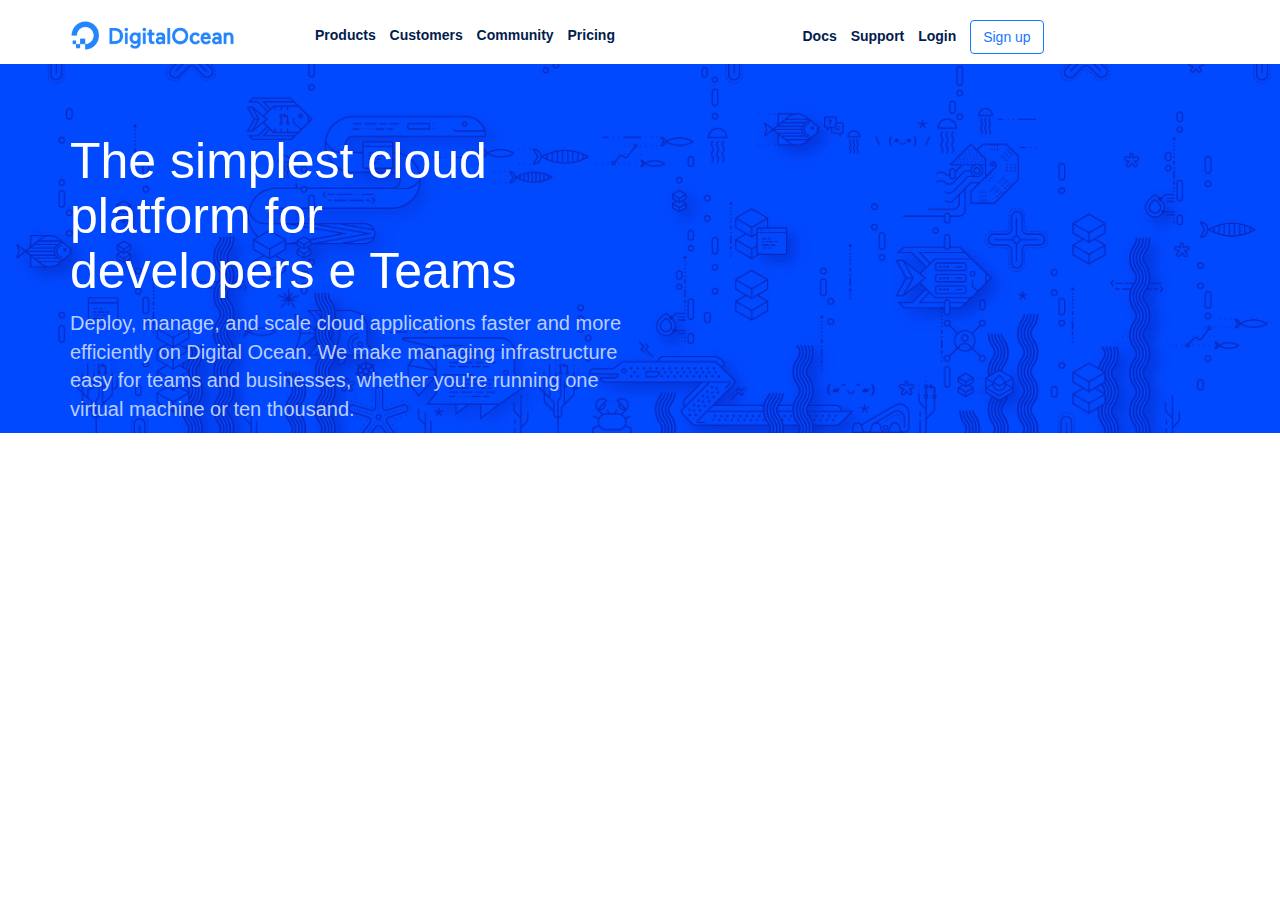
<file: index.htm>
<!DOCTYPE html>
<html lang="en">
<head>
    <meta charset="UTF-8">
    <meta http-equiv="X-UA-Compatible" content="IE=edge">
    <meta name="viewport" content="width=device-width, initial-scale=1.0">
    <link rel="stylesheet" href="css/style.css">
    <link rel="stylesheet" href="https://stackpath.bootstrapcdn.com/bootstrap/3.4.1/css/bootstrap.min.css" integrity="sha384-HSMxcRTRxnN+Bdg0JdbxYKrThecOKuH5zCYotlSAcp1+c8xmyTe9GYg1l9a69psu" crossorigin="anonymous">
    <link rel="stylesheet" href="https://cdnjs.cloudflare.com/ajax/libs/font-awesome/5.15.2/css/all.min.css" integrity="sha512-HK5fgLBL+xu6dm/Ii3z4xhlSUyZgTT9tuc/hSrtw6uzJOvgRr2a9jyxxT1ely+B+xFAmJKVSTbpM/CuL7qxO8w==" crossorigin="anonymous" />
    <title>Digital Ocean</title>
</head>
<body>
    <!--HEADER-->
    <header>
        <div class="wrapper-header">
            <div class="container">
                <div class="row">
                    <!--logo-->
                    <div class="col-xs-6 col-sm-6 col-md-2">
                        <img class="img-responsive custom_img" src="img/logo.png" alt="Logo">
                    </div>
                    <!--Nav-->
                    <nav>
                        <div class="hidden-xs hidden-sm col-md-5">
                            <ul>
                                <li><a href="#">Products <i class="fas fa-chevron-down"></i></a></li>
                                <li><a href="#">Customers</a></li>
                                <li><a href="#">Community <i class="fas fa-chevron-down"></i></a></li>
                                <li><a href="#">Pricing</a></li>
                            </ul>
                        </div>
                        <div class="hidden-xs hidden-sm col-md-5">
                            <ul>
                                <li><a href="#">Docs</a></li>
                                <li><a href="#">Support <i class="fas fa-chevron-down"></i></a></li>
                                <li><a href="#">Login</a></li>
                                <li><button class="btn btn-default custom_button">Sign up</button></li>
                            </ul>
                        </div>
                        <!--Burger Menu-->
                        <div class="hidden-md hidden-lg col-xs-6 col-sm-6 text-right">
                            <div class="burger">
                                <a href="#"><i class="fas fa-hamburger"></i></a>
                            </div>
                        </div>
                    </nav>
                </div>
            </div>
        </div>
        <!--Jumbotron-->
        <div class="wrapper-jumbotron">
            <div class="container">
                <div class="row">
                    <div class="jumbotron-content">
                        <div class="col-xs-12 col-sm-6">
                            <h1>The simplest cloud<br>platform for<br>developers e Teams</h1><!--So che i BR sono opinabili, li metto perchè mi piace vedere il testo uguale a quello che devo riprodurre-->
                            <p>Deploy, manage, and scale cloud applications faster and more<br>efficiently on Digital Ocean. We make managing infrastructure<br>easy for teams and businesses, whether you're running one<br>virtual machine or ten thousand.</p>
                        </div>
                    </div>
                </div>
            </div>
        </div>
    </header>
    <!--FINE HEADER-->
    
</body>
</html>
</file>
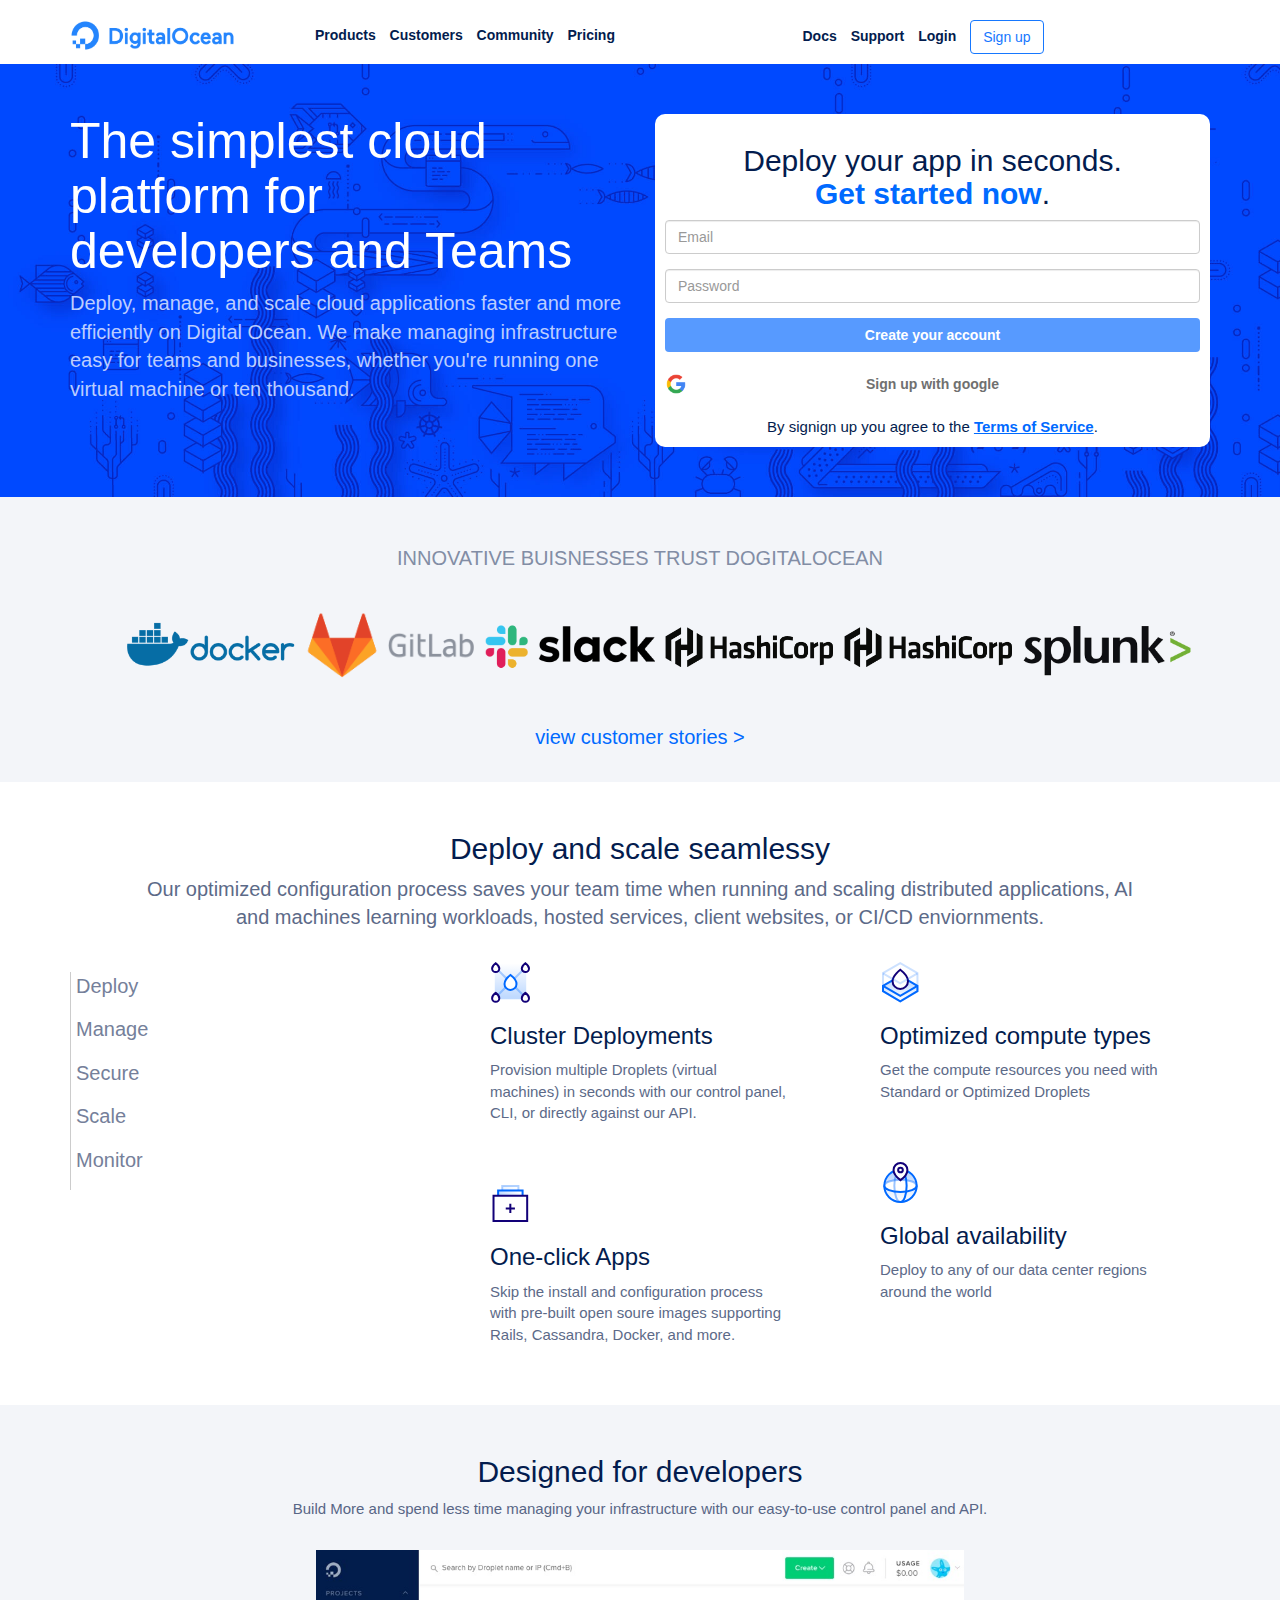
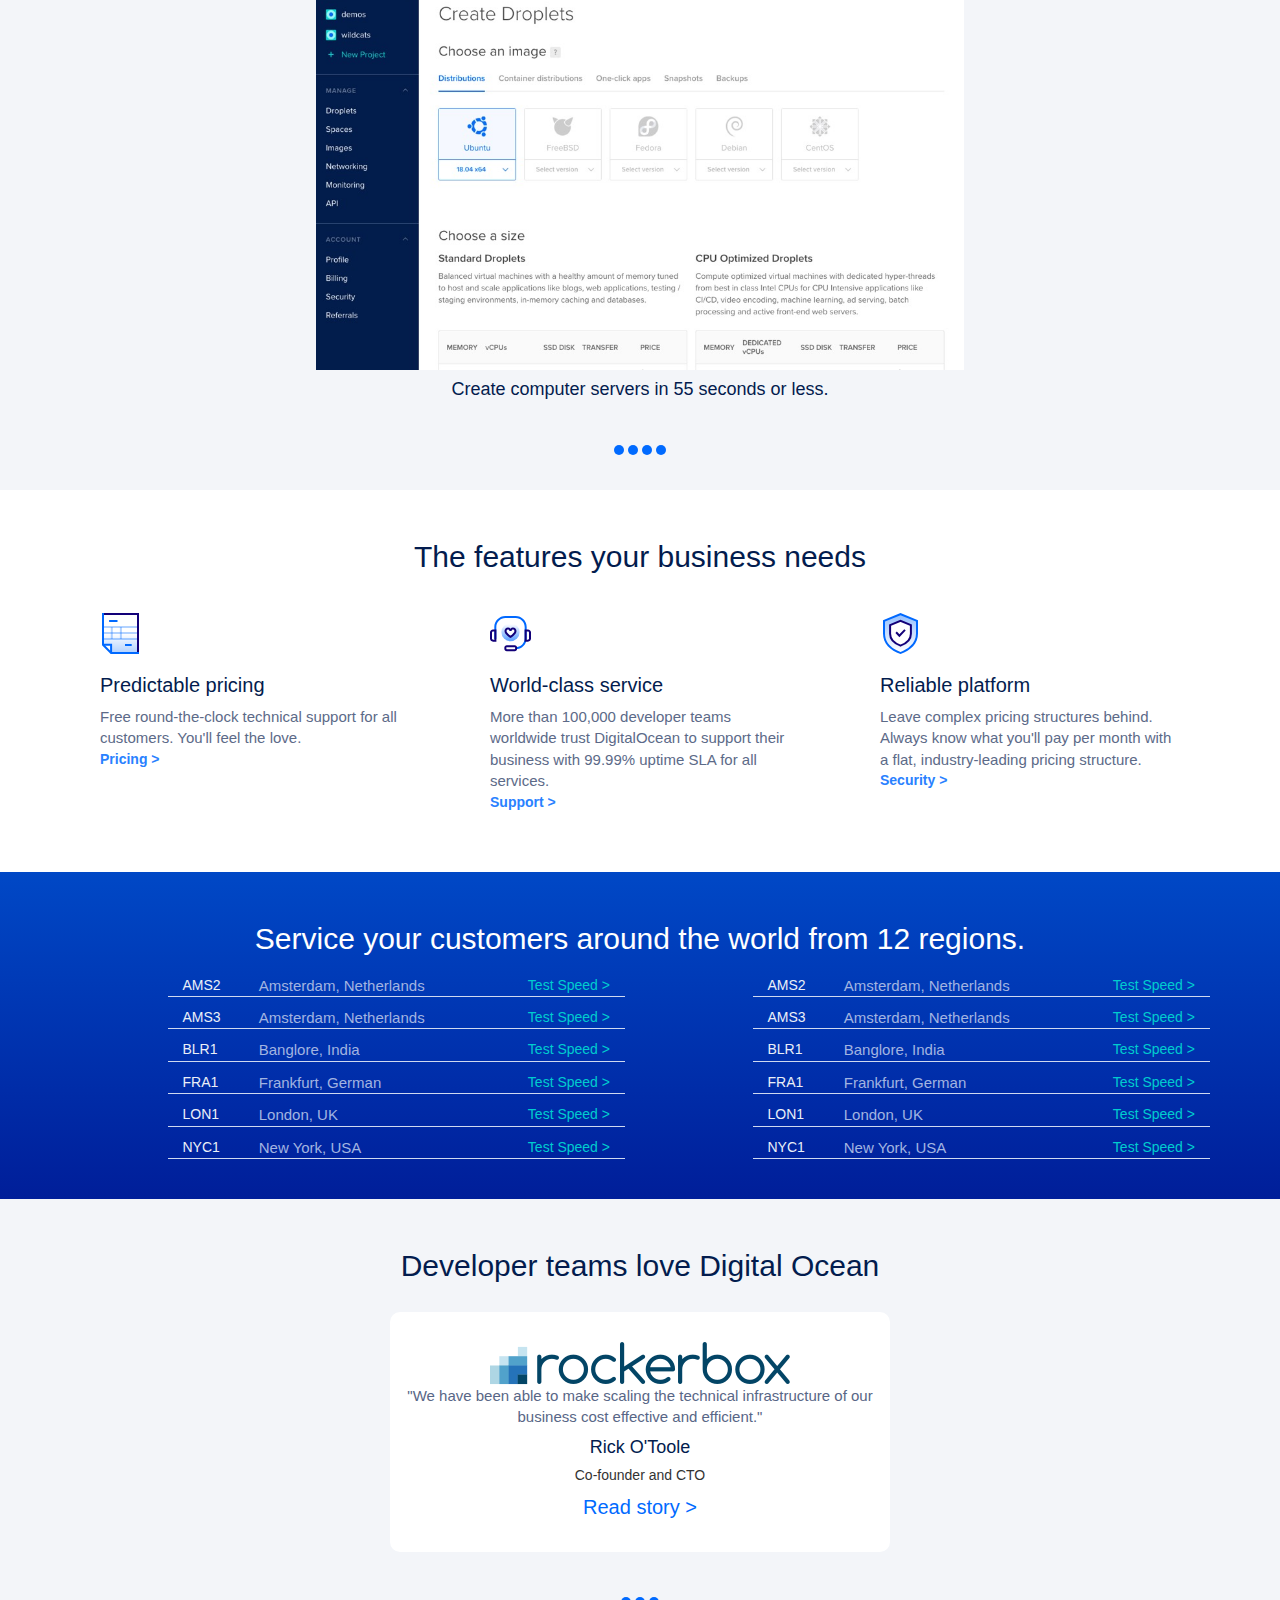
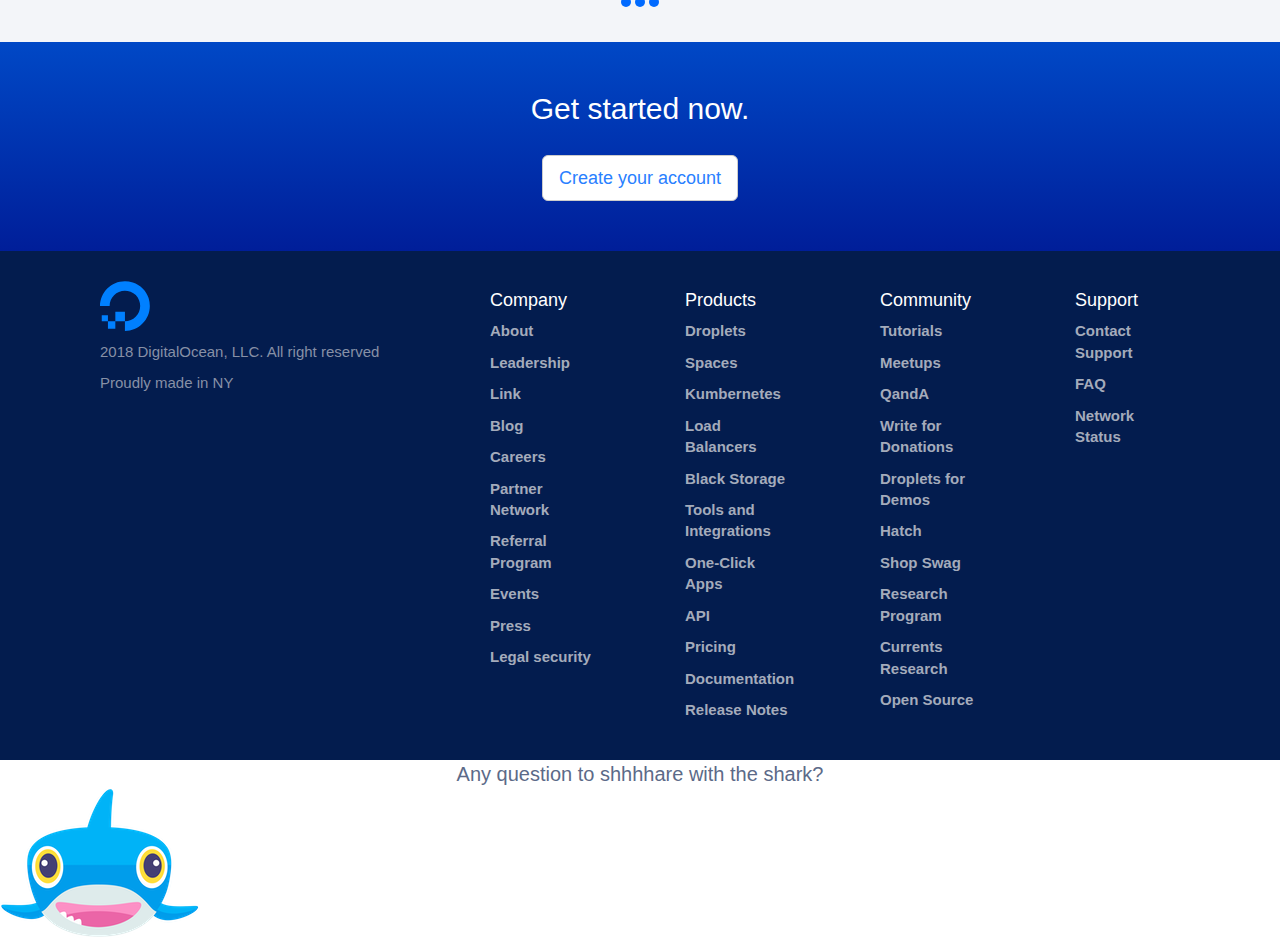
<file: index.html>
<!DOCTYPE html>
<html lang="en">
<head>
    <meta charset="UTF-8">
    <meta http-equiv="X-UA-Compatible" content="IE=edge">
    <meta name="viewport" content="width=device-width, initial-scale=1.0">
    <link rel="stylesheet" href="https://stackpath.bootstrapcdn.com/bootstrap/3.4.1/css/bootstrap.min.css" integrity="sha384-HSMxcRTRxnN+Bdg0JdbxYKrThecOKuH5zCYotlSAcp1+c8xmyTe9GYg1l9a69psu" crossorigin="anonymous">
    <link rel="stylesheet" href="https://cdnjs.cloudflare.com/ajax/libs/font-awesome/5.15.2/css/all.min.css" integrity="sha512-HK5fgLBL+xu6dm/Ii3z4xhlSUyZgTT9tuc/hSrtw6uzJOvgRr2a9jyxxT1ely+B+xFAmJKVSTbpM/CuL7qxO8w==" crossorigin="anonymous" />
    <link rel="stylesheet" href="css/style.css">
    <title>Digital Ocean</title>
</head>
<body>

    <!--HEADER-->
    <header>
        <div class="wrapper-header">
            <!--Nav-->
            <nav>
                <div class="container">
                    <div class="row">
                        <!--logo-->
                        <div class="col-xs-6 col-sm-6 col-md-2">
                            <a href=""><img class="img-responsive" src="img/logo.png" alt="Logo"></a>
                        </div>
                        <!--menu-->
                        <div class="hidden-xs hidden-sm col-md-5">
                            <ul>
                                <li><a href="#">Products <i class="fas fa-chevron-down"></i></a></li>
                                <li><a href="#">Customers</a></li>
                                <li><a href="#">Community <i class="fas fa-chevron-down"></i></a></li>
                                <li><a href="#">Pricing</a></li>
                            </ul>
                        </div>
                        <div class="hidden-xs hidden-sm col-md-5">
                            <ul>
                                <li><a href="#">Docs</a></li>
                                <li><a href="#">Support <i class="fas fa-chevron-down"></i></a></li>
                                <li><a href="#">Login</a></li>
                                <li><button class="btn btn-default custom_button">Sign up</button></li>
                            </ul>
                        </div>
                        <!--Burger Menu-->
                        <div class="hidden-md hidden-lg col-xs-6 col-sm-6 text-right">
                            <div class="burger">
                                <a href="#"><i class="fas fa-hamburger"></i></a>
                            </div>
                        </div>
                    </div>
                </div>
            </nav>
        </div>
        <!--Jumbotron-->
        <div class="wrapper-jumbotron">
            <div class="container">
                <div class="row">
                    <div class="col-xs-12 col-sm-6">
                        <div class="jumbotron-content">
                            <h1>The simplest cloud<br>platform for<br>developers and Teams</h1><!--So che i BR sono opinabili, li metto perchè mi piace vedere il testo uguale a quello che devo riprodurre-->
                            <p>Deploy, manage, and scale cloud applications faster and more<br>efficiently on Digital Ocean. We make managing infrastructure<br>easy for teams and businesses, whether you're running one<br>virtual machine or ten thousand.</p>
                        </div>
                    </div>    
                    <div class="col-xs-12 col-sm-6">
                        <div class="jumbotron-content form-wrapper text-center">
                            <h2>Deploy your app in seconds.<br><a href="#">Get started now</a>.</h2>
                            <form>
                                <div class="form-group">
                                  <input type="email" class="form-control" placeholder="Email">
                                </div>
                                <div class="form-group">
                                  <input type="password" class="form-control" placeholder="Password">
                                </div>
                                <div class="form-group">
                                    <button type="button" class="btn btn_blue">Create your account</button>
                                  </div>
                                  <div class="form-group">
                                    <button type="button" class="btn btn_white"> <img src="img/google-icon.png" alt="google icon"> Sign up with google</button>
                                  </div>
                            </form> 
                            <div class="termini-di-servizio">
                                <p>By signign up you agree to the <a href="#">Terms of Service</a>.</p>   
                            </div>
                        </div>
                    </div>
                </div>
            </div>
        </div>
    </header>
    <!--FINE HEADER-->

    <!--MAIN-->
    <main>
        <!--Sponsor-->
        <section class="wrapper-grey">
            <div class="container">
                <div class="row">
                    <div class="col-xs-12">
                        <h3 class="text-center">INNOVATIVE BUISNESSES TRUST DOGITALOCEAN</h3><!--Forse dovrebbe essere un h3?-->
                    </div> 
                </div>
                <!--Immagini Sponsor--><!--Da risolvere adattamento!-->
                <div class="row">
                    <div class="col-sm-12">
                        <div class="sponsor-img">
                            <ul class="text-center">
                                <li><img class="custom_img" src="img/docker.svg" alt="Docker"></li>
                                <li><img class="custom_img " src="img/gitlab.svg" alt="Gitlab"></li>
                                <li><img class="custom_img" src="img/slack.svg" alt="slack"></li>
                                <li><img class="custom_img" src="img/hashicorp.svg" alt="hashicorp"></li>
                                <li><img class="custom_img" src="img/hashicorp.svg" alt="hashicorp"></li>
                                <li><img class="custom_img" src="img/splunk.svg" alt="splunk"></li>
                            </ul>    
                        </div>
                    </div>        
                </div>
                <div class="row">
                    <div class="col-xs-12 text-center">
                        <a href="#">view customer stories ></a>
                    </div>
                </div>
            </div>
        </section>
        <!--Configurazioni-->
        <section class="conf-wrapper">
            <div class="container">
                <div class="row">
                    <div class="col-xs-12 text-center">
                        <h2>Deploy and scale seamlessy</h2>
                        <p>Our optimized configuration process saves your team time when running and scaling distributed applications, AI<br>and machines learning workloads, hosted services, client websites, or CI/CD enviornments.</p>
                    </div>
                </div>
                <div class="row">
                    <div class="col-xs-12 col-sm-4">
                        <div class="conf-list">
                            <ul>
                                <li>Deploy</li>
                                <li>Manage</li>
                                <li>Secure</li>
                                <li>Scale</li>
                                <li>Monitor</li>
                            </ul>
                        </div>
                    </div>
                    <div class="col-xs-12 col-sm-4">
                        <div class="wrapper-conf-sistem">
                            <img src="img/cluster-deploy.svg" alt="cluster-deploy">
                            <h3>Cluster Deployments</h3>
                            <p>Provision multiple Droplets (virtual machines) in seconds with our control panel, CLI, or directly against our API.</p>
                        </div>
                        <div class="wrapper-conf-sistem">
                            <img src="img/one-click.svg" alt="one-click">
                            <h3>One-click Apps</h3>
                            <p>Skip the install and configuration process with pre-built open soure images supporting Rails, Cassandra, Docker, and more.</p>
                        </div>
                    </div>
                    <div class="col-xs-12 col-sm-4">
                        <div class="wrapper-conf-sistem">
                            <img src="img/optimized-compute.svg" alt="optimized-compute">
                            <h3>Optimized compute types</h3>
                            <p>Get the compute resources you need with Standard or Optimized Droplets</p>
                        </div>
                        <div class="wrapper-conf-sistem">
                            <img src="img/global.svg" alt="global">
                            <h3>Global availability</h3>
                            <p>Deploy to any of our data center regions around the world</p>
                        </div>
                    </div>
                </div>
            </div>
        </section>
        <!--Pannello di controllo-->
        <section class="wrapper-grey">
            <div class="container">
                <div class="row text-center">
                    <div class="col-xs-12">
                        <h2>Designed for developers</h2>
                        <p>Build More and spend less time managing your infrastructure with our easy-to-use control panel and API.</p>
                    </div>    
                </div>
                <!--Pannello Img-->
                <div class="row text-center">
                    <div class="col-xs-12">
                        <div class="pann-ctrl-img">
                            <a class="chevron" href="#"><i class="fas fa-chevron-left"></i></a>
                            <img src="img/slide.jpg" alt="slide">
                            <a class="chevron" href="#"><i class="fas fa-chevron-right"></i></a>
                            <h4>Create computer servers in 55 seconds or less.</h4>
                        </div>
                    </div>    
                </div>
                <div class="row text-center">
                    <div class="col-xs-12">
                        <div class="circles">
                            <a href="#"></a>
                            <a href="#"></a>
                            <a href="#"></a>
                            <a href="#"></a>
                        </div>
                    </div>    
                </div>
            </div>
        </section>
        <!--Features-->
        <section class="feature-sect-wrapper">
            <div class="container">
                <div class="row">
                    <div class="col-xs-12 text-center">
                        <h2>The features your business needs</h2>
                    </div>
                </div>
                <div class="row">
                    <div class="col-xs-12 col-sm-4 text-left">
                        <div class="feature-wrapper">
                            <img src="img/pred-pricing.svg" alt="pred-pricing">
                            <h3>Predictable pricing</h3>
                            <p>Free round-the-clock technical support for all customers. You'll feel the love.</p>
                            <a href="#">Pricing ></a>
                        </div>    
                    </div>
                    <div class="col-xs-12 col-sm-4 text-left">
                        <div class="feature-wrapper">
                            <img src="img/world-class.svg" alt="world-class">
                            <h3>World-class service</h3>
                            <p>More than 100,000 developer teams worldwide trust DigitalOcean to support their business with 99.99% uptime SLA for all services.</p>
                            <a href="#">Support ></a>
                        </div>    
                    </div>
                    <div class="col-xs-12 col-sm-4 text-left">
                        <div class="feature-wrapper">
                            <img src="img/reliable-platform.svg" alt="reliable-platform">
                            <h3>Reliable platform</h3>
                            <p>Leave complex pricing structures behind. Always know what you'll pay per month with a flat, industry-leading pricing structure.</p>
                            <a href="#">Security ></a>
                        </div>    
                    </div>
                </div>
            </div>
        </section>
        <!--Regioni-->
        <section class="wrapper-blue">
            <div class="container">
                <div class="row">
                    <div class="col-xs-12 text-center">
                        <h2>Service your customers around the world from 12 regions.</h2>
                    </div>
                    <!--Col SX-->
                    <div class="col-xs-12 col-sm-5 col-sm-offset-1">
                            <div class="row border-bottom-regioni regioni-col">
                                <div class="col-xs-2 text-middle">
                                     <h5>AMS2</h5>
                                </div>
                                <div class="col-xs-6 text-left">
                                    <p>Amsterdam, Netherlands</p>
                                </div>    
                                <div class="col-xs-4 text-right">    
                                    <a class="text-right" href="#">Test Speed ></a>
                                </div> 
                            </div> 
                            <div class="row border-bottom-regioni regioni-col">
                                <div class="col-xs-2 text-middle">
                                     <h5>AMS3</h5>
                                </div>
                                <div class="col-xs-6 text-left">
                                    <p>Amsterdam, Netherlands</p>
                                </div>    
                                <div class="col-xs-4 text-right">    
                                    <a class="text-right" href="#">Test Speed ></a>
                                </div> 
                            </div> 
                            <div class="row border-bottom-regioni regioni-col">
                                <div class="col-xs-2 text-middle">
                                     <h5>BLR1</h5>
                                </div>
                                <div class="col-xs-6 text-left">
                                    <p>Banglore, India</p>
                                </div>    
                                <div class="col-xs-4 text-right">    
                                    <a class="text-right" href="#">Test Speed ></a>
                                </div> 
                            </div> 
                            <div class="row border-bottom-regioni regioni-col">
                                <div class="col-xs-2 text-middle">
                                     <h5>FRA1</h5>
                                </div>
                                <div class="col-xs-6 text-left">
                                    <p>Frankfurt, German</p>
                                </div>    
                                <div class="col-xs-4 text-right">    
                                    <a class="text-right" href="#">Test Speed ></a>
                                </div> 
                            </div>
                            <div class="row border-bottom-regioni regioni-col">
                                <div class="col-xs-2 text-middle">
                                     <h5>LON1</h5>
                                </div>
                                <div class="col-xs-6 text-left">
                                    <p>London, UK</p>
                                </div>    
                                <div class="col-xs-4 text-right">    
                                    <a class="text-right" href="#">Test Speed ></a>
                                </div> 
                            </div>
                            <div class="row border-bottom-regioni regioni-col">
                                <div class="col-xs-2 text-middle">
                                     <h5>NYC1</h5>
                                </div>
                                <div class="col-xs-6 text-left">
                                    <p>New York, USA</p>
                                </div>    
                                <div class="col-xs-4 text-right">    
                                    <a class="text-right" href="#">Test Speed ></a>
                                </div> 
                            </div>
                    </div>
                    <!--Col DX-->
                    <div class="col-xs-12 col-sm-5 col-sm-offset-1">
                        <div class="row border-bottom-regioni regioni-col">
                            <div class="col-xs-2 text-middle">
                                 <h5>AMS2</h5>
                            </div>
                            <div class="col-xs-6 text-left">
                                <p>Amsterdam, Netherlands</p>
                            </div>    
                            <div class="col-xs-4 text-right">    
                                <a class="text-right" href="#">Test Speed ></a>
                            </div> 
                        </div> 
                        <div class="row border-bottom-regioni regioni-col">
                            <div class="col-xs-2 text-middle">
                                 <h5>AMS3</h5>
                            </div>
                            <div class="col-xs-6 text-left">
                                <p>Amsterdam, Netherlands</p>
                            </div>    
                            <div class="col-xs-4 text-right">    
                                <a class="text-right" href="#">Test Speed ></a>
                            </div> 
                        </div> 
                        <div class="row border-bottom-regioni regioni-col">
                            <div class="col-xs-2 text-middle">
                                 <h5>BLR1</h5>
                            </div>
                            <div class="col-xs-6 text-left">
                                <p>Banglore, India</p>
                            </div>    
                            <div class="col-xs-4 text-right">    
                                <a class="text-right" href="#">Test Speed ></a>
                            </div> 
                        </div> 
                        <div class="row border-bottom-regioni regioni-col">
                            <div class="col-xs-2 text-middle">
                                 <h5>FRA1</h5>
                            </div>
                            <div class="col-xs-6 text-left">
                                <p>Frankfurt, German</p>
                            </div>    
                            <div class="col-xs-4 text-right">    
                                <a class="text-right" href="#">Test Speed ></a>
                            </div> 
                        </div>
                        <div class="row border-bottom-regioni regioni-col">
                            <div class="col-xs-2 text-middle">
                                 <h5>LON1</h5>
                            </div>
                            <div class="col-xs-6 text-left">
                                <p>London, UK</p>
                            </div>    
                            <div class="col-xs-4 text-right">    
                                <a class="text-right" href="#">Test Speed ></a>
                            </div> 
                        </div>
                        <div class="row border-bottom-regioni regioni-col">
                            <div class="col-xs-2 text-middle">
                                 <h5>NYC1</h5>
                            </div>
                            <div class="col-xs-6 text-left">
                                <p>New York, USA</p>
                            </div>    
                            <div class="col-xs-4 text-right">    
                                <a class="text-right" href="#">Test Speed ></a>
                            </div> 
                        </div>
                    </div> 
               </div>
            </div>
        </section>
        <!--Team di sviluppo-->
        <section class="wrapper-grey">
            <div class="container">
                <div class="row text-center">
                    <div class="col-xs-12">
                        <h2>Developer teams love Digital Ocean</h2>
                    </div>    
                </div>
                <!--Rockerbox-->
                <div class="row">     
                    <div class="col-xs-12 text-center">
                        <a class="chevron-dev" href="#"><i class="fas fa-chevron-left"></i></a>
                        <div class="rockerbox-container text-center">
                            <img class="custom_img" src="img/rockerbox-logo.png" alt="rockerbox-logo">
                            <p>"We have been able to make scaling the technical infrastructure of our business cost effective and efficient."</p>
                            <h4>Rick O'Toole</h4>
                            <h5>Co-founder and CTO</h5>
                            <p><a href="#">Read story ></a></p>
                        </div>
                        <a class="chevron-dev" href="#"><i class="fas fa-chevron-right"></i></a>
                    </div>    
                </div>
                <div class="row text-center">
                    <div class="col-xs-12">
                        <div class="circles">
                            <a href="#"></a>
                            <a href="#"></a>
                            <a href="#"></a>
                        </div>
                    </div>    
                </div>
            </div>
        </section>
    </main>
    <!--FINE-MAIN-->

    <!--FOOTER-->
    <!--Get started-->
    <section class="wrapper-blue">
        <div class="container">
            <div class="row">
                <div class="col-xs-12 text-center">
                    <h2>Get started now.</h2>
                    <button class="btn btn-default btn-lg btn_custom">Create your account</button>

                </div>
            </div>
        </div>
    </section>
    <!--Link ed Info-->
    <section class="wrapper-navy">
        <div class="container">
            <div class="row">
                <div class="col-xs-12 col-md-4 text-left">
                    <div class="info">
                        <img class="img-responsive" src="img/logo-small.svg" alt="logo-small">
                        <p>2018 DigitalOcean, LLC. All right reserved</p>
                        <p id="special-txt-info">Proudly made in NY</p>
                        <!--Social-->
                        <div class="social text-left">
                            <ul>
                                <li><i class="fab fa-twitter"></i></li>
                                <li><i class="fab fa-facebook-square"></i></li>
                                <li><i class="fab fa-instagram"></i></li>
                                <li><i class="fab fa-youtube"></i></li>
                                <li><i class="fab fa-linkedin"></i></li>
                            </ul>
                        </div>
                    </div>
                </div>
                <!--link-->
                <div class="col-xs-12 col-sm-6 col-md-2">
                    <div class="link-footer">
                        <h4>Company</h4>
                        <ul>
                            <li><a href="#">About</a></li>
                            <li><a href="#">Leadership</a></li>
                            <li><a href="#">Link</a></li>
                            <li><a href="#">Blog</a></li>
                            <li><a href="#">Careers</a></li>
                            <li><a href="#">Partner Network</a></li>
                            <li><a href="#">Referral Program</a></li>
                            <li><a href="#">Events</a></li>
                            <li><a href="#">Press</a></li>
                            <li><a href="#">Legal security</a></li>
                        </ul>
                    </div>    
                </div>
                <div class="col-xs-12 col-sm-6 col-md-2">
                    <div class="link-footer">
                        <h4>Products</h4>
                        <ul>
                            <li><a href="#">Droplets</a></li>
                            <li><a href="#">Spaces</a></li>
                            <li><a href="#">Kumbernetes</a></li>
                            <li><a href="#">Load Balancers</a></li>
                            <li><a href="#">Black Storage</a></li>
                            <li><a href="#">Tools and Integrations</a></li>
                            <li><a href="#">One-Click Apps</a></li>
                            <li><a href="#">API</a></li>
                            <li><a href="#">Pricing</a></li>
                            <li><a href="#">Documentation</a></li>
                            <li><a href="#">Release Notes</a></li>
                        </ul>
                    </div>    
                </div>
                <div class="col-xs-12 col-sm-6 col-md-2">
                    <div class="link-footer">
                        <h4>Community</h4>
                        <ul>
                            <li><a href="#">Tutorials</a></li>
                            <li><a href="#">Meetups</a></li>
                            <li><a href="#">QandA</a></li>
                            <li><a href="#">Write for Donations</a></li>
                            <li><a href="#">Droplets for Demos</a></li>
                            <li><a href="#">Hatch</a></li>
                            <li><a href="#">Shop Swag</a></li>
                            <li><a href="#">Research Program</a></li>
                            <li><a href="#">Currents Research</a></li>
                            <li><a href="#">Open Source</a></li>
                        </ul>
                    </div>    
                </div>
                <div class="col-xs-12 col-sm-6 col-md-2">
                    <div class="link-footer">
                        <h4>Support</h4>
                        <ul>
                            <li><a href="#">Contact Support</a></li>
                            <li><a href="#">FAQ</a></li>
                            <li><a href="#">Network Status</a></li>
                        </ul>
                    </div>    
                </div>
            </div>
        </div>

    </section>
    <!--FINE FOOTER-->

    <!--Squalo-->
    <div class="container-squalo hidden-sm hidden-xs">
        <div class="container-fumetto text-center">
            <a href="#"><p>Any question to shhhhare with the shark?</p></a>
        </div>    
        <div class="sqaulo">
                <img src="img/shark.png" alt="shark">
        </div>
    </div>

</body>
</html>
</file>
<file: css/style.css>
/*COMMON*/
body h2,h3,h4{/*Ho dovuto usare un selettore piu specifico*/
    color: #031c4e;
}
body p{/*Ho dovuto usare un selettore piu specifico*/
    color: #5c6a88;
    font-size: 20px;
}
.wrapper-grey{
    background-color: #f3f5f9;
    padding: 30px;
}
.wrapper-grey h3{
    color: #828da5;
    font-size: 20px;
}
.wrapper-grey p{
    color: #586686;
    font-size: 15px;
    font-weight: 500;
}
.wrapper-grey a{
    color: #006aff;
    font-size: 20px;
}
.wrapper-blue{
    padding: 30px;
    background: rgb(0,30,153);
    background: linear-gradient(0deg, rgba(0,30,153,1) 0%, rgba(0,72,198,1) 100%);
}
.wrapper-blue h2{
    color: white;
}
.wrapper-navy{
    background-color: #031c4e;
}
.wrapper-navy h4{
    color: white;
}
.wrapper-navy p{
    color: #a3aaba;
}


/*HEADER*/
.wrapper-header{
    margin-top: 20px;
}
header ul{
    line-height: 30px;
}
header li{
    display: inline-block;
    margin-left: 10px;
    
}
header a{
    color: #031c4e;
    font-weight: bold;
}
header .custom_button{
    color: #1678ff;
    border-color: #1678ff;
}
/*Burger*/
.burger i{
    font-size: 30px;
    color: #1678ff;
    line-height: 30px;
}
.burger{
    line-height: 75px;
}
/*Jumbotron*/
.wrapper-jumbotron{
    background-image: url(../img/ms-jumbo.jpg);
    height: auto;
    background-size: cover;
    background-repeat: no-repeat;
}
.jumbotron-content{
    margin-top: 50px;
    margin-bottom: 50px;
}
.jumbotron-content h1{
    color: white;
    font-size: 50px;
}
.jumbotron-content p{
    color: #bbcdff;
    font-size: 20px;
}

/*Form / Form Wrapper*/
.form-wrapper{
 background-color: white;
 border-radius: 10px;
 padding: 10px;
}
.form-wrapper h2{
    color: #031c4e;
}
.form-wrapper a{
    color: #006aff;
}
.form-wrapper button{
    width: 100%;
    font-weight: bold;
}
.btn_blue{
    color: white;
    background-color: #579aff;
}
.btn_white{
    color: #707070;
    background-color: white;
    position: relative;
}
.btn_white img{
    height: 20px;
    width: 20px;
    position: absolute;
    left: 0px;
}
/*Termini di servizio*/
.termini-di-servizio p{
    color: #031c4e;
    font-size: 15px;
}
.termini-di-servizio a{
    text-decoration: underline;
    font-size: 15px;
}


/*MAIN*/
/*Immagini Sponsor*/
.sponsor-img ul{
    list-style: none;
}
.sponsor-img li{
    display: inline-block;
    width: calc((100% / 6) - 8px);
}
.sponsor-img li .custom_img{
    display: inline-block;
    width: 100%;
}
/*Configurazioni*/
.conf-wrapper{
    padding: 30px;
}
.conf-wrapper ul{
    list-style: none;
    border-left: 1px solid #cccccc;
    margin-top: 40px;
    padding: 0;
}
.conf-wrapper li{
    color: #75809a;
    padding-bottom: 15px;
    font-size: 20px;
    margin-left: 5px;
}
.wrapper-conf-sistem{
    padding: 30px
}
.wrapper-conf-sistem p{
    font-size: 15px;
}
/*Pannello di controllo*/
.pann-ctrl-img{
    padding: 30px
}
.pann-ctrl-img img{
    max-width: 60%;
}
.pann-ctrl-img .chevron{
    color: #031c4e;
    padding: 5px;
    font-size: 30px;
}
.circles a{
    display: inline-block;
    background-color: #006aff;
    height: 10px;
    width: 10px;
    border-radius: 50%;
}
.circles a:hover{
    background-color: #f3f5f9;
    border: 1px solid #006aff;
}
/*Feature*/
.feature-sect-wrapper{
    padding: 30px;
}
.feature-wrapper{
    padding: 30px;
}
.feature-wrapper h3{
    font-size: 20px;
}
.feature-wrapper p{
    font-size: 15px;
}
.feature-wrapper a{
    color: #2981ff;
    font-weight: bold;
}
/*Regioni*/
.border-bottom-regioni{
    border-bottom: 1px solid #cfd9f0;
}
.regioni-col{
    margin: 10px 0;
}
.regioni-col h5,p,a{
    display: inline-block;
    margin: 0px;
}
.regioni-col h5{
    color: #eaeff8;
}
.regioni-col p{
    font-size: 15px;
    color: #a2b4e1;
}
.regioni-col a{
    color: #00cccf;
}
/*Team di sviluppo*/
.rockerbox-container{
    margin: 0 auto;
    padding: 30px 0;
    margin-bottom: 20px;
    background-color: white;
    max-height: 300px;
    max-width: 500px;
    border-radius: 10px;

}
.wrapper-grey .chevron-dev{
    color: #031c4e;
    font-size: 30px;
    line-height: 190px;
}


/**FOOTER/
/*Get started*/
.wrapper-blue .btn_custom{
    color: #2980ff;
    margin: 20px 0;
}
/*Info e Link*/
.info{
    padding: 30px;
}
.info p{
    color: #8790a6;
    font-size: 15px;
    margin-top: 10px;
}
#special-txt{
    color: #576584;
    font-size: 15px;
}
.social ul{
    list-style: none;
    padding: 0;

}
.social li{
    color: #7a859d;
    margin-left: 10px;
    display: inline-block;
    font-size: 25px;
    
}
.link-footer{
    padding: 30px;
}
.link-footer ul{
    list-style: none;
    padding: 0;
    
}
.link-footer li{
    margin-top: 10px;
}
.link-footer a{
    color: #a4abbb;
    font-size: 15px;
    font-weight: bold;
}


/*Media Queries*/
/*Immagini-Sponsor*/
@media only screen and (max-width: 767px){
.sponsor-img li{
        display: inline-block;
        width: calc((100% / 2) - 8px);
        margin-left: 5px;
}
.sponsor-img ul{
    padding: 0;
}
}
</file>
